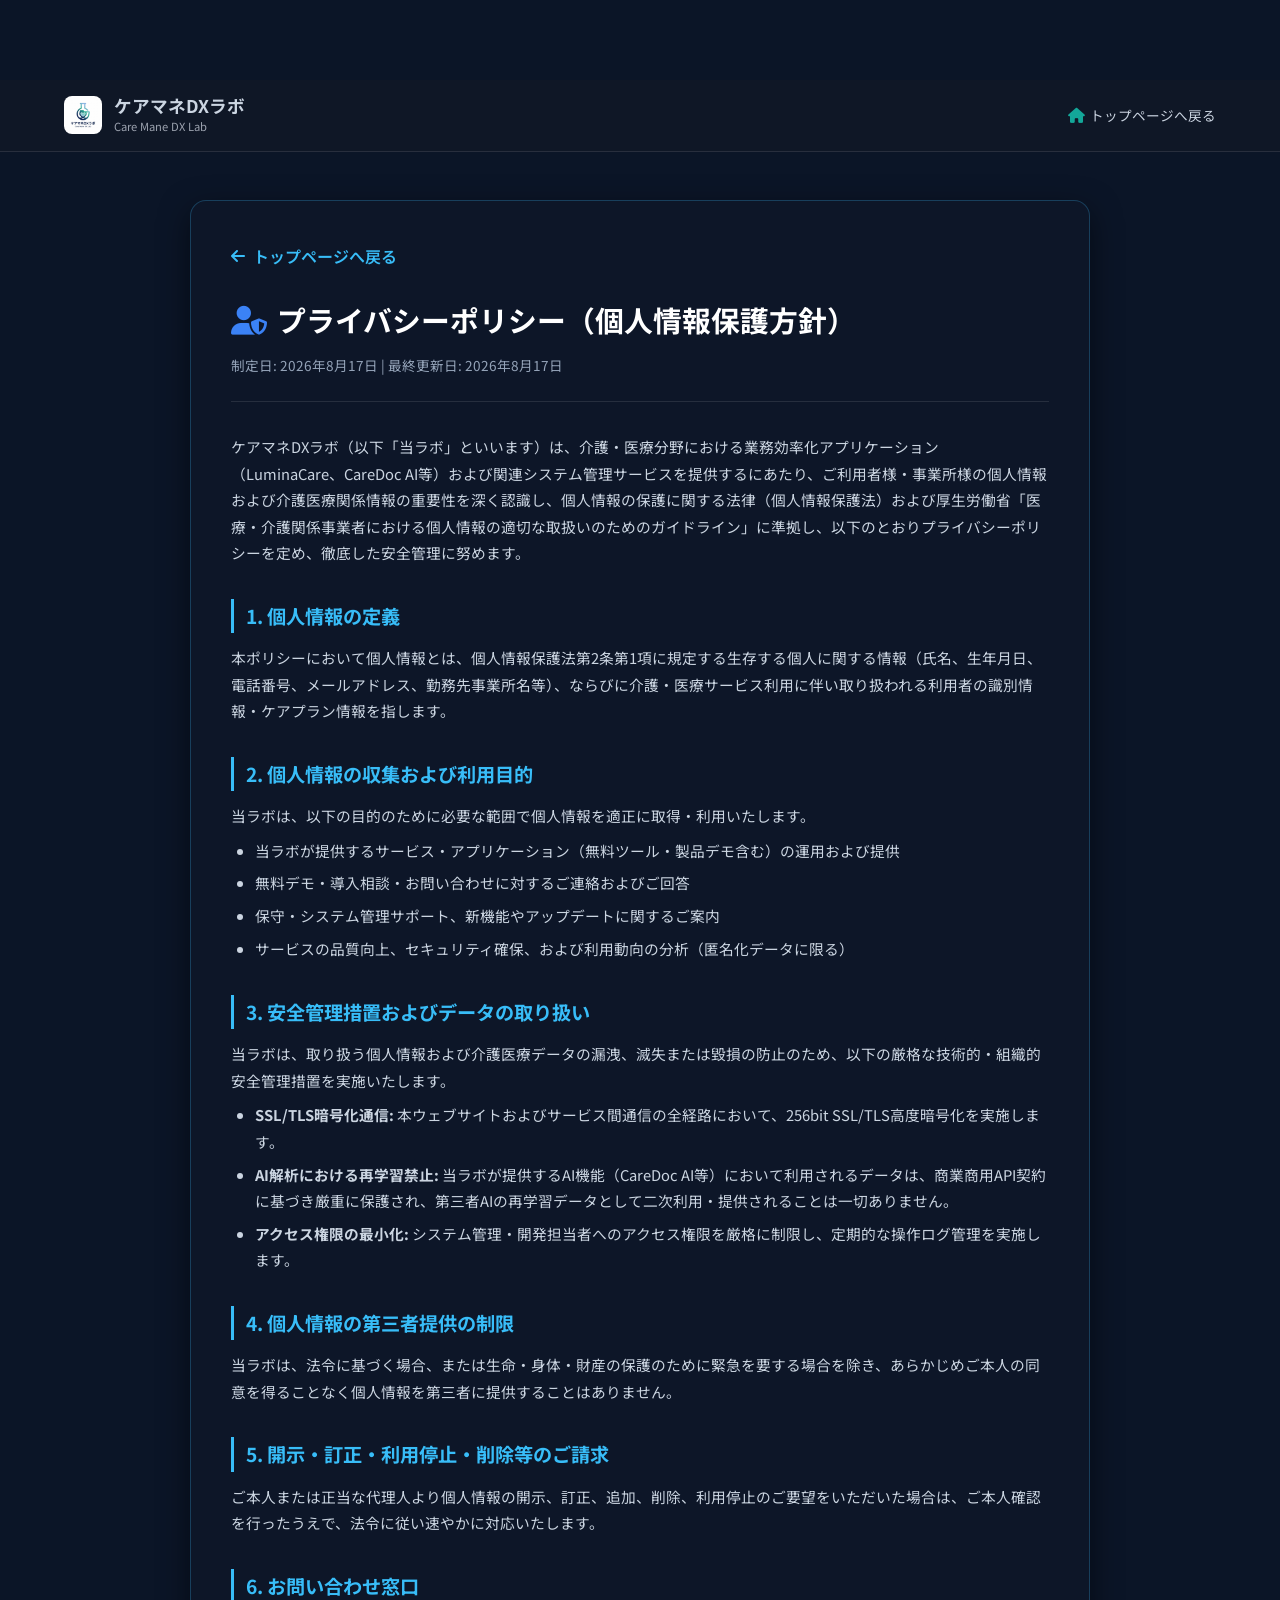
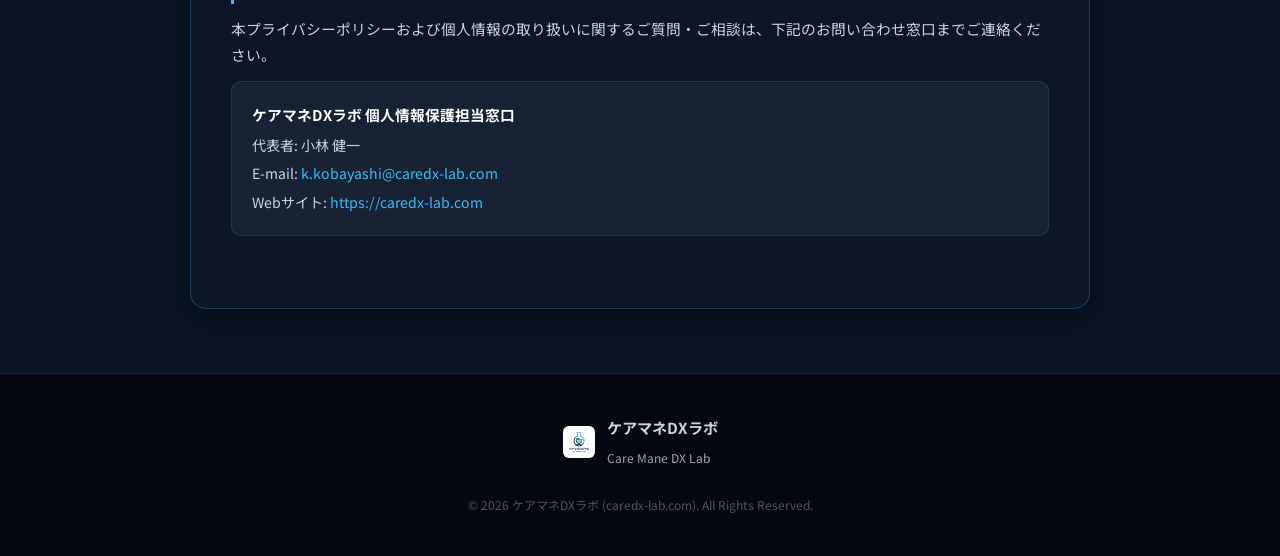
<file: privacy.html>
<!DOCTYPE html>
<html lang="ja">
<head>
  <meta charset="UTF-8">
  <meta name="viewport" content="width=device-width, initial-scale=1.0">
  <title>プライバシーポリシー（個人情報保護方針） | ケアマネDXラボ</title>
  <meta name="description" content="ケアマネDXラボのプライバシーポリシー（個人情報保護方針）ページです。医療・介護分野における個人情報の適切な取扱いと安全管理措置について定めています。">
  
  <!-- Google Fonts & Font Awesome -->
  <link rel="preconnect" href="https://fonts.googleapis.com">
  <link rel="preconnect" href="https://fonts.gstatic.com" crossorigin>
  <link href="https://fonts.googleapis.com/css2?family=Inter:wght@300;400;500;600;700;800&family=Noto+Sans+JP:wght@300;400;500;700;900&display=swap" rel="stylesheet">
  <link rel="stylesheet" href="https://cdnjs.cloudflare.com/ajax/libs/font-awesome/6.5.1/css/all.min.css">
  
  <link rel="stylesheet" href="portfolio.css">
  <link rel="stylesheet" href="lumina.css">
  <link rel="icon" type="image/jpeg" href="logo1.jpg">

  <style>
    body {
      background-color: #0b1527;
      color: #cbd5e1;
      font-family: 'Noto Sans JP', sans-serif;
      line-height: 1.8;
      padding-top: 80px;
    }
    .privacy-container {
      max-width: 900px;
      margin: 3rem auto;
      padding: 2.5rem;
      background: rgba(15, 23, 42, 0.85);
      border: 1px solid rgba(56, 189, 248, 0.25);
      border-radius: 16px;
      box-shadow: 0 10px 30px rgba(0, 0, 0, 0.5);
    }
    .privacy-header {
      border-bottom: 1px solid rgba(255, 255, 255, 0.1);
      padding-bottom: 1.5rem;
      margin-bottom: 2rem;
    }
    .privacy-header h1 {
      font-size: 1.8rem;
      color: #ffffff;
      font-weight: 700;
      display: flex;
      align-items: center;
      gap: 0.6rem;
    }
    .privacy-section {
      margin-bottom: 2rem;
    }
    .privacy-section h2 {
      font-size: 1.2rem;
      color: #38bdf8;
      font-weight: 700;
      margin-bottom: 0.75rem;
      display: flex;
      align-items: center;
      gap: 0.5rem;
      border-left: 3px solid #38bdf8;
      padding-left: 0.75rem;
    }
    .privacy-section p, .privacy-section ul {
      font-size: 0.92rem;
      color: #cbd5e1;
    }
    .privacy-section ul {
      padding-left: 1.5rem;
      margin-top: 0.5rem;
    }
    .privacy-section li {
      margin-bottom: 0.4rem;
    }
    .back-btn {
      display: inline-flex;
      align-items: center;
      gap: 0.5rem;
      color: #38bdf8;
      text-decoration: none;
      font-weight: 600;
      margin-bottom: 1.5rem;
      transition: color 0.2s;
    }
    .back-btn:hover {
      color: #7dd3fc;
    }
  </style>
</head>
<body>

  <!-- Navigation Bar -->
  <header class="navbar">
    <div class="nav-container">
      <a href="index.html" class="nav-brand">
        <img src="logo1.jpg" alt="ケアマネDXラボ ロゴ" class="nav-logo-img">
        <div class="nav-brand-text">
          <span class="brand-title">ケアマネDXラボ</span>
          <span class="brand-sub">Care Mane DX Lab</span>
        </div>
      </a>
      <nav class="nav-links">
        <a href="index.html"><i class="fa-solid fa-house"></i> トップページへ戻る</a>
      </nav>
    </div>
  </header>

  <main class="container">
    <div class="privacy-container">
      
      <a href="index.html" class="back-btn"><i class="fa-solid fa-arrow-left"></i> トップページへ戻る</a>

      <div class="privacy-header">
        <h1><i class="fa-solid fa-user-shield text-primary"></i> プライバシーポリシー（個人情報保護方針）</h1>
        <p style="font-size: 0.85rem; color: #94a3b8; margin-top: 0.4rem;">制定日: 2026年8月17日 | 最終更新日: 2026年8月17日</p>
      </div>

      <div class="privacy-section">
        <p>
          ケアマネDXラボ（以下「当ラボ」といいます）は、介護・医療分野における業務効率化アプリケーション（LuminaCare、CareDoc AI等）および関連システム管理サービスを提供するにあたり、ご利用者様・事業所様の個人情報および介護医療関係情報の重要性を深く認識し、個人情報の保護に関する法律（個人情報保護法）および厚生労働省「医療・介護関係事業者における個人情報の適切な取扱いのためのガイドライン」に準拠し、以下のとおりプライバシーポリシーを定め、徹底した安全管理に努めます。
        </p>
      </div>

      <div class="privacy-section">
        <h2>1. 個人情報の定義</h2>
        <p>
          本ポリシーにおいて個人情報とは、個人情報保護法第2条第1項に規定する生存する個人に関する情報（氏名、生年月日、電話番号、メールアドレス、勤務先事業所名等）、ならびに介護・医療サービス利用に伴い取り扱われる利用者の識別情報・ケアプラン情報を指します。
        </p>
      </div>

      <div class="privacy-section">
        <h2>2. 個人情報の収集および利用目的</h2>
        <p>当ラボは、以下の目的のために必要な範囲で個人情報を適正に取得・利用いたします。</p>
        <ul>
          <li>当ラボが提供するサービス・アプリケーション（無料ツール・製品デモ含む）の運用および提供</li>
          <li>無料デモ・導入相談・お問い合わせに対するご連絡およびご回答</li>
          <li>保守・システム管理サポート、新機能やアップデートに関するご案内</li>
          <li>サービスの品質向上、セキュリティ確保、および利用動向の分析（匿名化データに限る）</li>
        </ul>
      </div>

      <div class="privacy-section">
        <h2>3. 安全管理措置およびデータの取り扱い</h2>
        <p>当ラボは、取り扱う個人情報および介護医療データの漏洩、滅失または毀損の防止のため、以下の厳格な技術的・組織的安全管理措置を実施いたします。</p>
        <ul>
          <li><strong>SSL/TLS暗号化通信:</strong> 本ウェブサイトおよびサービス間通信の全経路において、256bit SSL/TLS高度暗号化を実施します。</li>
          <li><strong>AI解析における再学習禁止:</strong> 当ラボが提供するAI機能（CareDoc AI等）において利用されるデータは、商業商用API契約に基づき厳重に保護され、第三者AIの再学習データとして二次利用・提供されることは一切ありません。</li>
          <li><strong>アクセス権限の最小化:</strong> システム管理・開発担当者へのアクセス権限を厳格に制限し、定期的な操作ログ管理を実施します。</li>
        </ul>
      </div>

      <div class="privacy-section">
        <h2>4. 個人情報の第三者提供の制限</h2>
        <p>当ラボは、法令に基づく場合、または生命・身体・財産の保護のために緊急を要する場合を除き、あらかじめご本人の同意を得ることなく個人情報を第三者に提供することはありません。</p>
      </div>

      <div class="privacy-section">
        <h2>5. 開示・訂正・利用停止・削除等のご請求</h2>
        <p>
          ご本人または正当な代理人より個人情報の開示、訂正、追加、削除、利用停止のご要望をいただいた場合は、ご本人確認を行ったうえで、法令に従い速やかに対応いたします。
        </p>
      </div>

      <div class="privacy-section">
        <h2>6. お問い合わせ窓口</h2>
        <p>本プライバシーポリシーおよび個人情報の取り扱いに関するご質問・ご相談は、下記のお問い合わせ窓口までご連絡ください。</p>
        <div style="background: rgba(30, 41, 59, 0.7); padding: 1.25rem; border-radius: 10px; border: 1px solid rgba(255, 255, 255, 0.08); margin-top: 0.75rem;">
          <p style="margin: 0; font-weight: 700; color: #ffffff;">ケアマネDXラボ 個人情報保護担当窓口</p>
          <p style="margin: 0.3rem 0 0 0; font-size: 0.88rem;">代表者: 小林 健一</p>
          <p style="margin: 0.2rem 0 0 0; font-size: 0.88rem;">E-mail: <a href="mailto:k.kobayashi@caredx-lab.com" style="color: #38bdf8; text-decoration: none;">k.kobayashi@caredx-lab.com</a></p>
          <p style="margin: 0.2rem 0 0 0; font-size: 0.88rem;">Webサイト: <a href="https://caredx-lab.com" target="_blank" style="color: #38bdf8; text-decoration: none;">https://caredx-lab.com</a></p>
        </div>
      </div>

    </div>
  </main>

  <!-- Footer -->
  <footer class="footer" style="margin-top: 4rem;">
    <div class="container footer-container">
      <div class="footer-brand">
        <img src="logo1.jpg" alt="ケアマネDXラボ" class="footer-logo">
        <div>
          <span class="f-title">ケアマネDXラボ</span>
          <span class="f-sub">Care Mane DX Lab</span>
        </div>
      </div>
      <p class="copyright">&copy; 2026 ケアマネDXラボ (caredx-lab.com). All Rights Reserved.</p>
    </div>
  </footer>

</body>
</html>
</file>
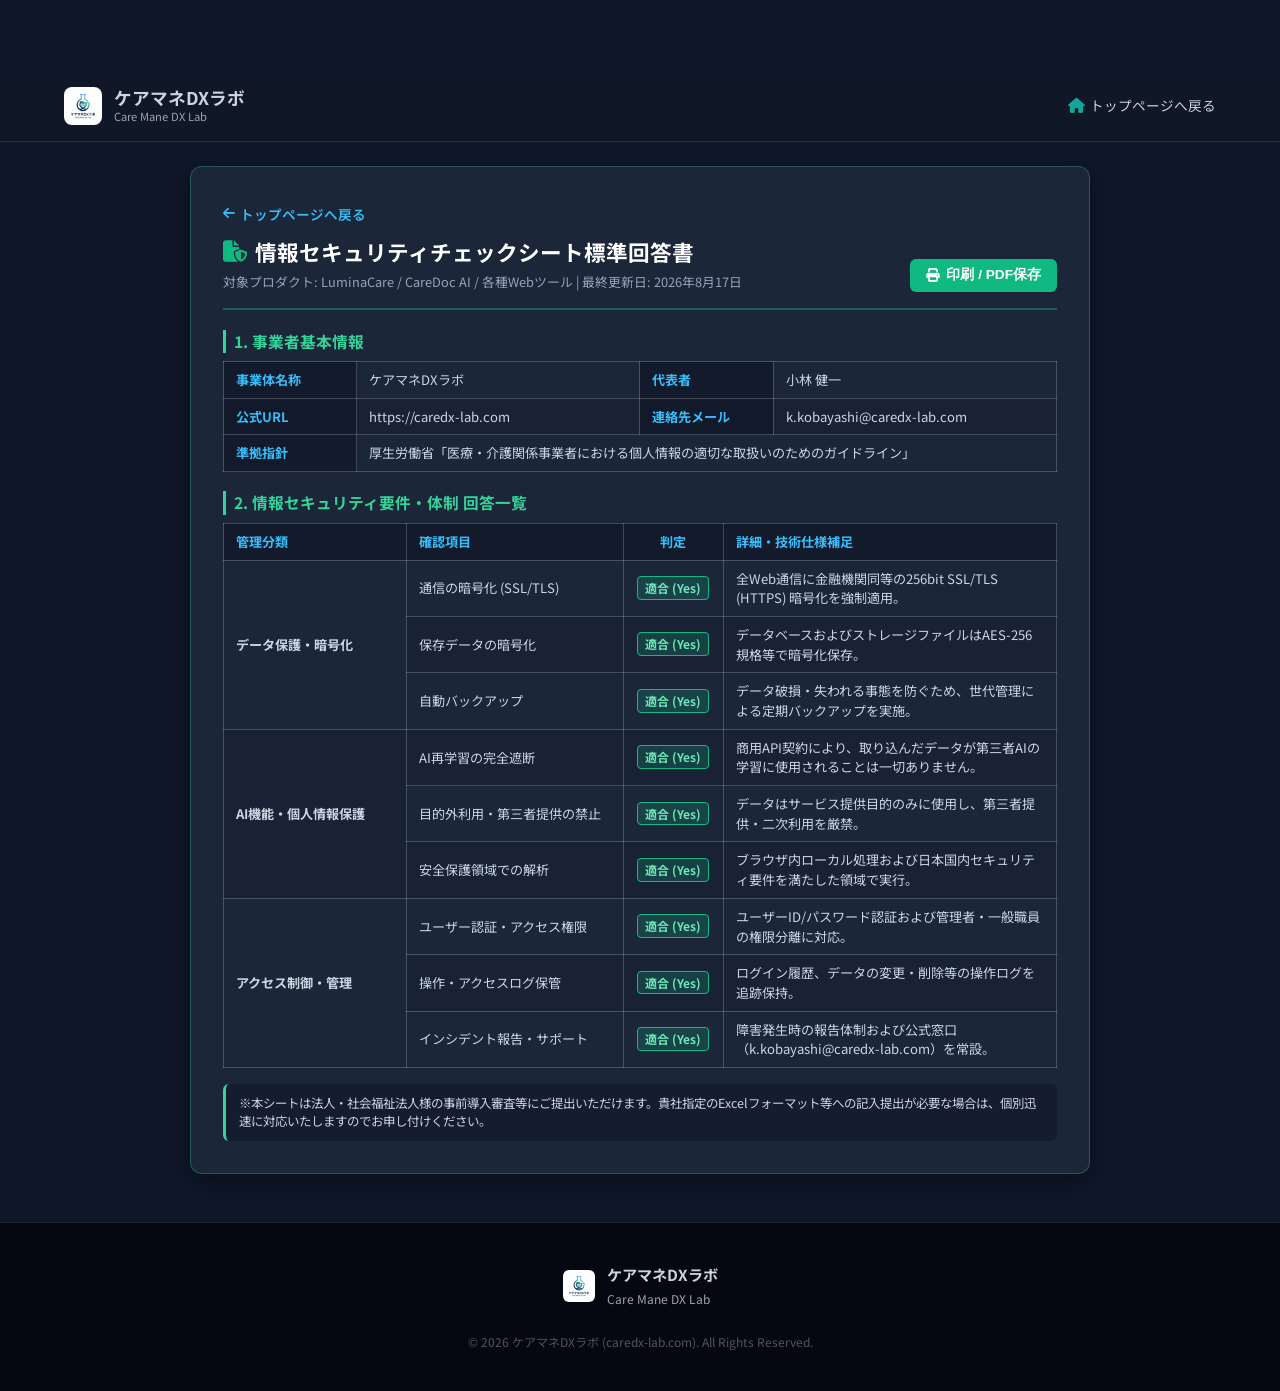
<file: security-checklist.html>
<!DOCTYPE html>
<html lang="ja">
<head>
  <meta charset="UTF-8">
  <meta name="viewport" content="width=device-width, initial-scale=1.0">
  <title>情報セキュリティチェックシート標準回答書 | ケアマネDXラボ</title>
  <meta name="description" content="ケアマネDXラボの法人・社会福祉法人審査向け情報セキュリティチェックシート標準回答書です。">
  
  <link rel="preconnect" href="https://fonts.googleapis.com">
  <link rel="preconnect" href="https://fonts.gstatic.com" crossorigin>
  <link href="https://fonts.googleapis.com/css2?family=Inter:wght@400;600;700&family=Noto+Sans+JP:wght@400;500;700&display=swap" rel="stylesheet">
  <link rel="stylesheet" href="https://cdnjs.cloudflare.com/ajax/libs/font-awesome/6.5.1/css/all.min.css">
  
  <link rel="stylesheet" href="portfolio.css">
  <link rel="stylesheet" href="lumina.css">
  <link rel="icon" type="image/jpeg" href="logo1.jpg">

  <style>
    body {
      background-color: #0f172a;
      color: #cbd5e1;
      font-family: 'Noto Sans JP', sans-serif;
      line-height: 1.5;
      padding-top: 70px;
    }
    .doc-container {
      max-width: 900px;
      margin: 1.5rem auto 3rem;
      padding: 2rem;
      background: rgba(30, 41, 59, 0.9);
      border: 1px solid rgba(52, 211, 153, 0.3);
      border-radius: 12px;
      box-shadow: 0 8px 24px rgba(0, 0, 0, 0.4);
    }
    .doc-header {
      border-bottom: 2px solid rgba(52, 211, 153, 0.3);
      padding-bottom: 1rem;
      margin-bottom: 1.25rem;
      display: flex;
      justify-content: space-between;
      align-items: flex-end;
      flex-wrap: wrap;
      gap: 0.75rem;
    }
    .doc-title h1 {
      font-size: 1.35rem;
      color: #ffffff;
      font-weight: 700;
      display: flex;
      align-items: center;
      gap: 0.5rem;
      margin: 0;
    }
    .doc-meta {
      font-size: 0.8rem;
      color: #94a3b8;
      margin-top: 0.25rem;
    }
    .print-btn {
      background: #10b981;
      color: #ffffff;
      border: none;
      padding: 0.45rem 1rem;
      border-radius: 6px;
      font-weight: 700;
      font-size: 0.85rem;
      cursor: pointer;
      display: inline-flex;
      align-items: center;
      gap: 0.4rem;
      transition: background 0.2s;
      text-decoration: none;
    }
    .print-btn:hover {
      background: #059669;
    }
    .sec-h2 {
      font-size: 0.98rem;
      color: #34d399;
      font-weight: 700;
      margin: 1.2rem 0 0.5rem 0;
      border-left: 3px solid #34d399;
      padding-left: 0.5rem;
    }
    .sec-table {
      width: 100%;
      border-collapse: collapse;
      margin-bottom: 1rem;
      font-size: 0.82rem;
      border: 1px solid rgba(255, 255, 255, 0.2);
    }
    .sec-table th, .sec-table td {
      border: 1px solid rgba(255, 255, 255, 0.2);
      padding: 0.5rem 0.75rem;
      text-align: left;
    }
    .sec-table th {
      background: rgba(15, 23, 42, 0.8);
      color: #38bdf8;
      font-weight: 700;
      white-space: nowrap;
    }
    .sec-table tr:nth-child(even) {
      background: rgba(15, 23, 42, 0.3);
    }
    .badge-yes {
      background: rgba(16, 185, 129, 0.2);
      border: 1px solid #10b981;
      color: #6ee7b7;
      padding: 0.15rem 0.45rem;
      border-radius: 4px;
      font-weight: 700;
      font-size: 0.75rem;
      white-space: nowrap;
    }
    .back-link {
      color: #38bdf8;
      text-decoration: none;
      font-weight: 600;
      font-size: 0.85rem;
      display: inline-flex;
      align-items: center;
      gap: 0.3rem;
      margin-bottom: 0.75rem;
    }

    /* --- Robust Print Styles (Guarantees Sharp Border Lines) --- */
    @media print {
      @page {
        size: A4 portrait;
        margin: 10mm 12mm 10mm 12mm;
      }
      body {
        background: #ffffff !important;
        color: #000000 !important;
        padding-top: 0 !important;
        font-size: 9.5pt !important;
        line-height: 1.35 !important;
        -webkit-print-color-adjust: exact;
        print-color-adjust: exact;
      }
      .doc-container {
        border: none !important;
        box-shadow: none !important;
        background: #ffffff !important;
        padding: 0 !important;
        margin: 0 !important;
        max-width: 100% !important;
      }
      .navbar, .footer, .print-btn, .back-link {
        display: none !important;
      }
      .doc-header {
        border-bottom: 2pt solid #000000 !important;
        padding-bottom: 4pt !important;
        margin-bottom: 8pt !important;
      }
      .doc-title h1 {
        color: #000000 !important;
        font-size: 13pt !important;
      }
      .doc-meta {
        color: #333333 !important;
        font-size: 8pt !important;
      }
      .sec-h2 {
        color: #000000 !important;
        font-size: 10pt !important;
        border-left: 3pt solid #000000 !important;
        padding-left: 4pt !important;
        margin: 8pt 0 4pt 0 !important;
      }
      
      /* 強固な印刷用テーブルスタイル（線欠け防止） */
      .sec-table {
        width: 100% !important;
        font-size: 8.5pt !important;
        margin-bottom: 8pt !important;
        border-collapse: collapse !important;
        border: 1.5pt solid #000000 !important; /* テーブル全体を確実に黒枠で囲む */
        page-break-inside: avoid;
      }
      .sec-table th, .sec-table td {
        border: 1pt solid #1e293b !important; /* 各セルの4方向枠線を明確に描画 */
        color: #000000 !important;
        padding: 4pt 6pt !important;
        background-clip: padding-box !important;
      }
      .sec-table th {
        background: #e2e8f0 !important;
        font-weight: bold !important;
        border-bottom: 1.5pt solid #000000 !important;
      }
      .badge-yes {
        background: #f1f5f9 !important;
        border: 1pt solid #000000 !important;
        color: #000000 !important;
        font-weight: bold !important;
        padding: 1pt 4pt !important;
        display: inline-block !important;
      }
      .note-box {
        background: #ffffff !important;
        border: 1pt solid #000000 !important;
        color: #000000 !important;
        padding: 5pt 7pt !important;
        font-size: 8pt !important;
        margin-top: 6pt !important;
      }
    }
  </style>
</head>
<body>

  <!-- Header -->
  <header class="navbar">
    <div class="nav-container">
      <a href="index.html" class="nav-brand">
        <img src="logo1.jpg" alt="ケアマネDXラボ ロゴ" class="nav-logo-img">
        <div class="nav-brand-text">
          <span class="brand-title">ケアマネDXラボ</span>
          <span class="brand-sub">Care Mane DX Lab</span>
        </div>
      </a>
      <nav class="nav-links">
        <a href="index.html"><i class="fa-solid fa-house"></i> トップページへ戻る</a>
      </nav>
    </div>
  </header>

  <main class="container">
    <div class="doc-container">
      
      <a href="index.html" class="back-link"><i class="fa-solid fa-arrow-left"></i> トップページへ戻る</a>

      <div class="doc-header">
        <div class="doc-title">
          <h1><i class="fa-solid fa-file-shield text-success"></i> 情報セキュリティチェックシート標準回答書</h1>
          <div class="doc-meta">
            対象プロダクト: LuminaCare / CareDoc AI / 各種Webツール | 最終更新日: 2026年8月17日
          </div>
        </div>
        <button onclick="window.print()" class="print-btn"><i class="fa-solid fa-print"></i> 印刷 / PDF保存</button>
      </div>

      <div class="sec-h2">1. 事業者基本情報</div>
      <table class="sec-table">
        <tr>
          <th style="width: 16%;">事業体名称</th>
          <td style="width: 34%;">ケアマネDXラボ</td>
          <th style="width: 16%;">代表者</th>
          <td style="width: 34%;">小林 健一</td>
        </tr>
        <tr>
          <th>公式URL</th>
          <td>https://caredx-lab.com</td>
          <th>連絡先メール</th>
          <td>k.kobayashi@caredx-lab.com</td>
        </tr>
        <tr>
          <th>準拠指針</th>
          <td colspan="3">厚生労働省「医療・介護関係事業者における個人情報の適切な取扱いのためのガイドライン」</td>
        </tr>
      </table>

      <div class="sec-h2">2. 情報セキュリティ要件・体制 回答一覧</div>
      <table class="sec-table">
        <thead>
          <tr>
            <th style="width: 22%;">管理分類</th>
            <th style="width: 26%;">確認項目</th>
            <th style="width: 12%; text-align: center;">判定</th>
            <th>詳細・技術仕様補足</th>
          </tr>
        </thead>
        <tbody>
          <tr>
            <td rowspan="3" style="font-weight: 700;">データ保護・暗号化</td>
            <td>通信の暗号化 (SSL/TLS)</td>
            <td style="text-align: center;"><span class="badge-yes">適合 (Yes)</span></td>
            <td>全Web通信に金融機関同等の256bit SSL/TLS (HTTPS) 暗号化を強制適用。</td>
          </tr>
          <tr>
            <td>保存データの暗号化</td>
            <td style="text-align: center;"><span class="badge-yes">適合 (Yes)</span></td>
            <td>データベースおよびストレージファイルはAES-256規格等で暗号化保存。</td>
          </tr>
          <tr>
            <td>自動バックアップ</td>
            <td style="text-align: center;"><span class="badge-yes">適合 (Yes)</span></td>
            <td>データ破損・失われる事態を防ぐため、世代管理による定期バックアップを実施。</td>
          </tr>
          <tr>
            <td rowspan="3" style="font-weight: 700;">AI機能・個人情報保護</td>
            <td>AI再学習の完全遮断</td>
            <td style="text-align: center;"><span class="badge-yes">適合 (Yes)</span></td>
            <td>商用API契約により、取り込んだデータが第三者AIの学習に使用されることは一切ありません。</td>
          </tr>
          <tr>
            <td>目的外利用・第三者提供の禁止</td>
            <td style="text-align: center;"><span class="badge-yes">適合 (Yes)</span></td>
            <td>データはサービス提供目的のみに使用し、第三者提供・二次利用を厳禁。</td>
          </tr>
          <tr>
            <td>安全保護領域での解析</td>
            <td style="text-align: center;"><span class="badge-yes">適合 (Yes)</span></td>
            <td>ブラウザ内ローカル処理および日本国内セキュリティ要件を満たした領域で実行。</td>
          </tr>
          <tr>
            <td rowspan="3" style="font-weight: 700;">アクセス制御・管理</td>
            <td>ユーザー認証・アクセス権限</td>
            <td style="text-align: center;"><span class="badge-yes">適合 (Yes)</span></td>
            <td>ユーザーID/パスワード認証および管理者・一般職員の権限分離に対応。</td>
          </tr>
          <tr>
            <td>操作・アクセスログ保管</td>
            <td style="text-align: center;"><span class="badge-yes">適合 (Yes)</span></td>
            <td>ログイン履歴、データの変更・削除等の操作ログを追跡保持。</td>
          </tr>
          <tr>
            <td>インシデント報告・サポート</td>
            <td style="text-align: center;"><span class="badge-yes">適合 (Yes)</span></td>
            <td>障害発生時の報告体制および公式窓口（k.kobayashi@caredx-lab.com）を常設。</td>
          </tr>
        </tbody>
      </table>

      <div class="note-box" style="background: rgba(15, 23, 42, 0.6); padding: 0.6rem 0.8rem; border-radius: 6px; border-left: 3px solid #34d399; font-size: 0.78rem; color: #cbd5e1;">
        ※本シートは法人・社会福祉法人様の事前導入審査等にご提出いただけます。貴社指定のExcelフォーマット等への記入提出が必要な場合は、個別迅速に対応いたしますのでお申し付けください。
      </div>

    </div>
  </main>

  <footer class="footer">
    <div class="container footer-container">
      <div class="footer-brand">
        <img src="logo1.jpg" alt="ケアマネDXラボ" class="footer-logo">
        <div>
          <span class="f-title">ケアマネDXラボ</span>
          <span class="f-sub">Care Mane DX Lab</span>
        </div>
      </div>
      <p class="copyright">&copy; 2026 ケアマネDXラボ (caredx-lab.com). All Rights Reserved.</p>
    </div>
  </footer>

</body>
</html>
</file>
<file: portfolio.css>
/* ==========================================================================
   Care Mane DX Lab - Portfolio & Product LP Stylesheet
   ========================================================================== */

:root {
  --color-dark: #090d16;
  --color-panel: #111827;
  --color-card: #1f2937;
  --color-light: #f9fafb;
  --color-muted: #9ca3af;
  
  --brand-primary: #2563eb;
  --brand-primary-hover: #1d4ed8;
  --brand-accent: #0d9488;
  --brand-teal: #14b8a6;

  --border-color: rgba(255, 255, 255, 0.1);
  --border-light: #e5e7eb;

  --font-main: 'Inter', 'Noto Sans JP', sans-serif;
  --font-title: 'Outfit', 'Noto Sans JP', sans-serif;
}

* {
  box-sizing: border-box;
  margin: 0;
  padding: 0;
}

body {
  font-family: var(--font-main);
  background-color: var(--color-dark);
  color: #f3f4f6;
  line-height: 1.6;
  overflow-x: hidden;
}

a {
  color: inherit;
  text-decoration: none;
}

/* Utilities */
.container {
  width: 100%;
  max-width: 1200px;
  margin: 0 auto;
  padding: 0 1.5rem;
}

.section-padding {
  padding: 5rem 0;
}

.bg-panel { background-color: var(--color-panel); }
.bg-dark { background-color: var(--color-dark); }
.text-center { text-center: center; text-align: center; }
.gradient-text {
  background: linear-gradient(135deg, #60a5fa, #2dd4bf);
  -webkit-background-clip: text;
  -webkit-text-fill-color: transparent;
}

.btn {
  display: inline-flex;
  align-items: center;
  justify-content: center;
  gap: 0.5rem;
  padding: 0.75rem 1.5rem;
  font-size: 0.925rem;
  font-weight: 600;
  border-radius: 8px;
  cursor: pointer;
  transition: all 0.25s ease;
  border: 1px solid transparent;
}

.btn-primary {
  background-color: var(--brand-primary);
  color: #ffffff;
  box-shadow: 0 4px 14px rgba(37, 99, 235, 0.4);
}

.btn-primary:hover {
  background-color: var(--brand-primary-hover);
  transform: translateY(-2px);
}

.btn-outline {
  background-color: transparent;
  border-color: var(--border-color);
  color: #f3f4f6;
}

.btn-outline:hover {
  background-color: rgba(255, 255, 255, 0.05);
  border-color: #9ca3af;
}

.btn-ghost {
  background: none;
  color: var(--color-muted);
}

.btn-ghost:hover {
  color: #fff;
}

.btn-sm { padding: 0.45rem 1rem; font-size: 0.825rem; }
.btn-lg { padding: 0.9rem 2rem; font-size: 1rem; }
.btn-block { width: 100%; }

.text-danger { color: #ef4444; }
.text-primary { color: #3b82f6; }
.text-warning { color: #f59e0b; }
.text-success { color: #10b981; }
.style-hidden { display: none !important; }

/* Navbar */
.navbar {
  height: 72px;
  background-color: rgba(17, 24, 39, 0.85);
  backdrop-filter: blur(12px);
  border-bottom: 1px solid var(--border-color);
  position: sticky;
  top: 0;
  z-index: 100;
}

.nav-container {
  display: flex;
  align-items: center;
  justify-content: space-between;
  height: 100%;
  max-width: 1200px;
  margin: 0 auto;
  padding: 0 1.5rem;
}

.nav-brand {
  display: flex;
  align-items: center;
  gap: 0.75rem;
}

.nav-logo-img {
  width: 38px; height: 38px;
  border-radius: 8px;
  object-fit: cover;
}

.nav-brand-text {
  display: flex;
  flex-direction: column;
}

.brand-title {
  font-weight: 700;
  font-size: 1.1rem;
  line-height: 1.2;
}

.brand-sub {
  font-size: 0.7rem;
  color: var(--color-muted);
}

.nav-links {
  display: flex;
  align-items: center;
  gap: 0.75rem;
  font-size: 0.85rem;
}

.nav-links a {
  color: #cbd5e1;
  text-decoration: none;
  display: inline-flex;
  align-items: center;
  gap: 0.3rem;
  white-space: nowrap;
  transition: color 0.2s ease;
}

.nav-links a i {
  font-size: 0.95rem;
  color: var(--brand-teal);
  opacity: 0.9;
}

.nav-links a:hover {
  color: #ffffff;
}

.nav-links a:hover i {
  color: #38bdf8;
  opacity: 1;
}

.mobile-menu-toggle {
  display: none;
  background: none;
  border: none;
  color: #fff;
  font-size: 1.4rem;
  cursor: pointer;
}

/* Hero Section */
.hero-section {
  position: relative;
  padding: 6rem 0 4rem 0;
  overflow: hidden;
}

.hero-bg-glow {
  position: absolute;
  top: -100px; left: 50%;
  transform: translateX(-50%);
  width: 800px; height: 400px;
  background: radial-gradient(circle, rgba(37, 99, 235, 0.25) 0%, rgba(20, 184, 166, 0.1) 50%, rgba(0,0,0,0) 80%);
  filter: blur(60px);
  pointer-events: none;
}

.hero-container {
  display: flex;
  flex-direction: column;
  align-items: center;
  text-align: center;
  max-width: 860px;
  margin: 0 auto;
}

.hero-badge {
  display: inline-flex;
  align-items: center;
  gap: 0.5rem;
  padding: 0.35rem 0.9rem;
  background-color: rgba(37, 99, 235, 0.15);
  border: 1px solid rgba(37, 99, 235, 0.3);
  border-radius: 20px;
  color: #60a5fa;
  font-size: 0.8rem;
  font-weight: 600;
  margin-bottom: 1.25rem;
}

.hero-title {
  font-size: 2.5rem;
  font-weight: 800;
  line-height: 1.25;
  margin-bottom: 1.25rem;
}

.hero-description {
  font-size: 1.05rem;
  color: var(--color-muted);
  margin-bottom: 2rem;
  line-height: 1.7;
}

.hero-actions {
  display: flex;
  justify-content: center;
  gap: 1rem;
  margin-bottom: 3rem;
}

.hero-stats {
  display: flex;
  align-items: center;
  justify-content: center;
  gap: 2rem;
  padding-top: 1.5rem;
  border-top: 1px solid var(--border-color);
  width: 100%;
}

.stat-number {
  display: block;
  font-size: 1.75rem;
  font-weight: 800;
  color: #fff;
}

.stat-number small {
  font-size: 0.9rem;
  color: var(--brand-teal);
}

.stat-label {
  font-size: 0.775rem;
  color: var(--color-muted);
}

.stat-divider {
  width: 1px;
  height: 36px;
  background-color: var(--border-color);
}

/* Hero Visual Deck */
.visual-card-stack {
  position: relative;
}

.vcard {
  background-color: var(--color-card);
  border: 1px solid var(--border-color);
  border-radius: 12px;
  box-shadow: 0 20px 40px rgba(0,0,0,0.5);
  overflow: hidden;
}

.vcard-header {
  background-color: #111827;
  padding: 0.75rem 1rem;
  display: flex;
  align-items: center;
  gap: 0.75rem;
  border-bottom: 1px solid var(--border-color);
}

.vcard-dots {
  display: flex;
  gap: 6px;
}

.vcard-dots span {
  width: 10px; height: 10px;
  border-radius: 50%;
  background-color: #374151;
}

.vcard-title {
  font-size: 0.75rem;
  color: var(--color-muted);
}

.vcard-body {
  padding: 1.5rem;
}

.vcard-user-strip {
  display: flex;
  align-items: center;
  gap: 1rem;
  background-color: rgba(255,255,255,0.03);
  padding: 0.85rem;
  border-radius: 8px;
  margin-bottom: 1rem;
}

.vcard-avatar {
  width: 42px; height: 42px;
  border-radius: 50%;
  background-color: rgba(37, 99, 235, 0.2);
  color: #60a5fa;
  display: flex;
  align-items: center;
  justify-content: center;
  font-size: 1.1rem;
}

.vcard-name {
  font-weight: 600;
  font-size: 0.9rem;
}

.vcard-meta {
  font-size: 0.75rem;
  color: var(--color-muted);
}

.status-chip {
  margin-left: auto;
  font-size: 0.725rem;
  padding: 0.25rem 0.6rem;
  border-radius: 12px;
  background-color: rgba(16, 185, 129, 0.15);
  color: #34d399;
}

.vcard-metrics-grid {
  display: grid;
  grid-template-columns: repeat(2, 1fr);
  gap: 1rem;
}

.metric-box {
  background-color: #111827;
  padding: 0.85rem;
  border-radius: 8px;
  display: flex;
  flex-direction: column;
}

.m-title {
  font-size: 0.725rem;
  color: var(--color-muted);
}

.m-val {
  font-size: 1rem;
  font-weight: 700;
  margin-top: 0.2rem;
}

/* Section Header */
.section-header {
  margin-bottom: 3.5rem;
}

.section-subtitle {
  font-size: 0.8rem;
  font-weight: 700;
  color: var(--brand-teal);
  letter-spacing: 0.1em;
  display: block;
  margin-bottom: 0.5rem;
}

.section-header h2 {
  font-size: 2rem;
  font-weight: 800;
  margin-bottom: 0.75rem;
}

.section-header p {
  color: var(--color-muted);
  font-size: 1rem;
  max-width: 680px;
  margin: 0 auto;
}

/* Live Developed Apps Showcase Grid */
.border-bottom-panel {
  border-bottom: 1px solid var(--border-color);
}

.apps-showcase-grid {
  display: grid;
  grid-template-columns: repeat(2, 1fr);
  gap: 2rem;
}

.app-card {
  background-color: var(--color-panel);
  border: 1px solid var(--border-color);
  border-radius: 16px;
  padding: 2rem;
  display: flex;
  flex-direction: column;
  justify-content: space-between;
  position: relative;
  transition: all 0.3s cubic-bezier(0.4, 0, 0.2, 1);
}

.app-card:hover {
  transform: translateY(-5px);
  box-shadow: 0 20px 40px rgba(0, 0, 0, 0.4);
  border-color: rgba(37, 99, 235, 0.6);
}

.app-card.highlight-card {
  border-color: rgba(20, 184, 166, 0.4);
  background: linear-gradient(145deg, #111827 0%, #0f172a 100%);
}

.app-card.highlight-card:hover {
  border-color: rgba(20, 184, 166, 0.8);
}

.app-card-header {
  display: flex;
  align-items: center;
  justify-content: space-between;
  margin-bottom: 1.25rem;
}

.app-badge {
  font-size: 0.75rem;
  font-weight: 700;
  padding: 0.3rem 0.75rem;
  background-color: rgba(255, 255, 255, 0.05);
  border: 1px solid var(--border-color);
  border-radius: 20px;
}

.badge-teal {
  background-color: rgba(20, 184, 166, 0.15);
  border-color: rgba(20, 184, 166, 0.3);
  color: #2dd4bf;
}

.app-tag {
  font-size: 0.75rem;
  color: var(--color-muted);
}

.app-card-body h3 {
  font-size: 1.4rem;
  margin-bottom: 0.75rem;
  font-weight: 700;
}

.app-card-body h3 small {
  font-size: 0.85rem;
  font-weight: 400;
  color: var(--color-muted);
}

.app-desc {
  font-size: 0.925rem;
  color: var(--color-muted);
  margin-bottom: 1.25rem;
  line-height: 1.6;
}

.app-features-list {
  list-style: none;
  display: flex;
  flex-direction: column;
  gap: 0.5rem;
  margin-bottom: 2rem;
  font-size: 0.85rem;
}

.app-card-footer {
  margin-top: auto;
}

.btn-teal {
  background-color: #0d9488;
  color: #fff;
  box-shadow: 0 4px 14px rgba(13, 148, 136, 0.4);
}

.btn-teal:hover {
  background-color: #0f766e;
}

/* Features Grid */
.features-grid {
  display: grid;
  grid-template-columns: repeat(2, 1fr);
  gap: 1.75rem;
}

.feature-card {
  background-color: var(--color-card);
  border: 1px solid var(--border-color);
  border-radius: 12px;
  padding: 2rem;
  transition: transform 0.25s, border-color 0.25s;
}

.feature-card:hover {
  transform: translateY(-4px);
  border-color: rgba(37, 99, 235, 0.5);
}

.feature-icon-wrapper {
  width: 50px; height: 50px;
  border-radius: 12px;
  display: flex;
  align-items: center;
  justify-content: center;
  font-size: 1.35rem;
  margin-bottom: 1.25rem;
}

.icon-teal { background-color: rgba(20, 184, 166, 0.15); color: #2dd4bf; }
.icon-blue { background-color: rgba(37, 99, 235, 0.15); color: #60a5fa; }
.icon-indigo { background-color: rgba(99, 102, 241, 0.15); color: #818cf8; }
.icon-amber { background-color: rgba(245, 158, 11, 0.15); color: #fbbf24; }

.feature-card h3 {
  font-size: 1.2rem;
  margin-bottom: 0.75rem;
}

.feature-card p {
  font-size: 0.9rem;
  color: var(--color-muted);
  margin-bottom: 1.25rem;
  line-height: 1.6;
}

.feature-checklist {
  list-style: none;
  display: flex;
  flex-direction: column;
  gap: 0.4rem;
  font-size: 0.825rem;
}

.feature-checklist i {
  color: var(--brand-teal);
  margin-right: 0.35rem;
}

/* Interactive Demo Simulator */
.demo-simulator-card {
  background-color: var(--color-panel);
  border: 1px solid var(--border-color);
  border-radius: 16px;
  padding: 2rem;
}

.sim-controls {
  display: flex;
  align-items: center;
  justify-content: space-between;
  margin-bottom: 2rem;

}

.sim-stage {
  display: flex;
  gap: 1.5rem;
  align-items: center;
}

.sim-box {
  flex: 1;
  background-color: var(--color-card);
  border: 1px solid var(--border-color);
  border-radius: 10px;
  padding: 1.25rem;
  min-height: 220px;
}

.sim-box h4 {
  font-size: 0.9rem;
  margin-bottom: 1rem;
  display: flex;
  align-items: center;
  gap: 0.5rem;
}

.file-list {
  display: flex;
  flex-direction: column;
  gap: 0.6rem;
}

.file-item {
  background-color: #111827;
  border: 1px solid var(--border-color);
  padding: 0.65rem 0.85rem;
  border-radius: 6px;
  font-size: 0.8rem;
  display: flex;
  align-items: center;
  gap: 0.5rem;
  transition: all 0.5s cubic-bezier(0.4, 0, 0.2, 1);
}

.sim-arrow {
  display: flex;
  flex-direction: column;
  align-items: center;
  gap: 0.5rem;
  color: var(--brand-teal);
  font-size: 1.5rem;
}

.sim-label {
  font-size: 0.7rem;
  color: var(--color-muted);
  text-align: center;
}

.folder-grid {
  display: flex;
  flex-direction: column;
  gap: 0.75rem;
}

.folder-card {
  background-color: #111827;
  border: 1px solid var(--border-color);
  border-radius: 6px;
  padding: 0.6rem 0.85rem;
}

.folder-head {
  font-size: 0.8rem;
  font-weight: 600;
  margin-bottom: 0.3rem;
  display: flex;
  align-items: center;
  gap: 0.4rem;
}

.folder-contents {
  font-size: 0.75rem;
  color: var(--color-muted);
  padding-left: 1.2rem;
}

.empty-text { font-style: italic; color: #4b5563; }

.sim-success-banner {
  margin-top: 1.5rem;
  padding: 1rem;
  background-color: rgba(16, 185, 129, 0.15);
  border: 1px solid rgba(16, 185, 129, 0.3);
  border-radius: 8px;
  color: #34d399;
  font-size: 0.875rem;
  display: flex;
  align-items: center;
  gap: 0.5rem;
}

/* Comparison Section */
.comparison-grid {
  display: grid;
  grid-template-columns: repeat(2, 1fr);
  gap: 2rem;
}

.comp-card {
  background-color: var(--color-card);
  border: 1px solid var(--border-color);
  border-radius: 12px;
  padding: 2rem;
  position: relative;
}

.comp-badge {
  display: inline-block;
  font-size: 0.8rem;
  font-weight: 700;
  padding: 0.3rem 0.75rem;
  border-radius: 6px;
  margin-bottom: 1.5rem;
}

.badge-red { background-color: rgba(239, 68, 68, 0.15); color: #f87171; }
.badge-green { background-color: rgba(16, 185, 129, 0.15); color: #34d399; }

.comp-list {
  list-style: none;
  display: flex;
  flex-direction: column;
  gap: 1rem;
  font-size: 0.925rem;
}

.comp-list li {
  display: flex;
  align-items: flex-start;
  gap: 0.6rem;
  line-height: 1.6;
}

/* Representative Profile Section */
.profile-card-wrapper {
  background-color: var(--color-panel);
  border: 1px solid var(--border-color);
  border-radius: 16px;
  padding: 3.5rem;
  display: grid;
  grid-template-columns: 300px 1fr;
  gap: 3.5rem;
  align-items: center;
}

.profile-avatar-column {
  display: flex;
  flex-direction: column;
  align-items: center;
  text-align: center;
}

.profile-logo-frame {
  width: 140px; height: 140px;
  border-radius: 20px;
  overflow: hidden;
  box-shadow: 0 10px 25px rgba(0,0,0,0.5);
  margin-bottom: 1.25rem;
  border: 2px solid var(--brand-teal);
}

.profile-logo-frame img {
  width: 100%; height: 100%;
  object-fit: cover;
}

.profile-name-tag h3 {
  font-size: 1.35rem;
  margin-bottom: 0.2rem;
}

.p-title {
  display: block;
  font-size: 0.775rem;
  color: var(--color-muted);
  margin-bottom: 0.35rem;
}

.p-domain {
  font-size: 0.75rem;
  font-family: monospace;
  color: var(--brand-teal);
}

.profile-text-column h2 {
  font-size: 1.8rem;
  margin-bottom: 1.25rem;
  line-height: 1.35;
}

.profile-bio {
  color: var(--color-muted);
  font-size: 0.95rem;
  margin-bottom: 1rem;
  line-height: 1.7;
}

.profile-highlights {
  display: flex;
  gap: 1rem;
  margin-top: 1.5rem;
}

.ph-item {
  font-size: 0.8rem;
  padding: 0.4rem 0.85rem;
  background-color: #111827;
  border: 1px solid var(--border-color);
  border-radius: 20px;
  color: #e5e7eb;
}

.ph-item i { color: var(--brand-teal); margin-right: 0.3rem; }

/* Contact Section */
.contact-box-wrapper {
  display: grid;
  grid-template-columns: 0.9fr 1.1fr;
  gap: 3rem;
  background-color: var(--color-card);
  border: 1px solid var(--border-color);
  border-radius: 16px;
  padding: 3rem;
}

.contact-info-col h2 {
  font-size: 1.8rem;
  margin-bottom: 0.75rem;
}

.contact-info-col p {
  color: var(--color-muted);
  font-size: 0.925rem;
  margin-bottom: 2rem;
}

.contact-info-list {
  display: flex;
  flex-direction: column;
  gap: 1.25rem;
}

.ci-item {
  display: flex;
  align-items: center;
  gap: 1rem;
}

.ci-item i {
  width: 42px; height: 42px;
  border-radius: 10px;
  background-color: rgba(37, 99, 235, 0.15);
  color: #60a5fa;
  display: flex;
  align-items: center;
  justify-content: center;
  font-size: 1.1rem;
}

.ci-label {
  display: block;
  font-size: 0.725rem;
  color: var(--color-muted);
}

.ci-val {
  font-size: 0.9rem;
  font-weight: 600;
}

.contact-form h3 {
  font-size: 1.2rem;
  margin-bottom: 1.25rem;
}

.form-group {
  margin-bottom: 1rem;
  display: flex;
  flex-direction: column;
  gap: 0.35rem;
}

.form-group label {
  font-size: 0.8rem;
  color: var(--color-muted);
}

.req { color: #ef4444; }

.form-group input,
.form-group select,
.form-group textarea {
  width: 100%;
  padding: 0.7rem 0.85rem;
  background-color: #111827;
  border: 1px solid var(--border-color);
  border-radius: 6px;
  color: #fff;
  font-size: 0.875rem;
  font-family: inherit;
}

.form-group input:focus,
.form-group select:focus,
.form-group textarea:focus {
  outline: none;
  border-color: var(--brand-primary);
}

.success-banner {
  margin-top: 1rem;
  padding: 1rem;
  background-color: rgba(16, 185, 129, 0.15);
  border: 1px solid rgba(16, 185, 129, 0.3);
  border-radius: 8px;
  color: #34d399;
  font-size: 0.875rem;
}

/* Footer */
.footer {
  background-color: #050811;
  border-top: 1px solid var(--border-color);
  padding: 2.5rem 0;
}

.footer-container {
  display: flex;
  flex-direction: column;
  align-items: center;
  gap: 1.5rem;
}

.footer-brand {
  display: flex;
  align-items: center;
  gap: 0.75rem;
}

.footer-logo {
  width: 32px; height: 32px;
  border-radius: 6px;
}

.f-title { font-weight: 700; display: block; font-size: 0.95rem; }
.f-sub { font-size: 0.75rem; color: var(--color-muted); }

.footer-links {
  display: flex;
  gap: 1.5rem;
  font-size: 0.85rem;
  color: var(--color-muted);
}

.footer-links a:hover { color: #fff; }

.copyright {
  font-size: 0.75rem;
  color: #4b5563;
}

.desktop-only { display: block; }
.mobile-only { display: none; }

/* Responsive Adjustments */
@media (max-width: 900px) {
  .hero-container {
    grid-template-columns: 1fr;
    text-align: center;
  }

  .hero-actions { justify-content: center; }
  .hero-stats { justify-content: center; }

  .features-grid,
  .comparison-grid,
  .contact-box-wrapper,
  .profile-card-wrapper {
    grid-template-columns: 1fr;
  }

  .sim-stage {
    flex-direction: column;
  }

  .desktop-only { display: none; }
  .mobile-only { display: block; }

  .nav-links {
    display: none;
  }

  .mobile-menu-toggle {
    display: block;
  }
}
</file>
<file: lumina.css>
/* ==========================================================================
   LuminaCare - 7 Key Features & Interactive App Simulator Styles
   ========================================================================== */

/* Accent Colors for LuminaCare */
:root {
  --lumina-primary: #0284c7;
  --lumina-primary-hover: #0369a1;
  --lumina-accent: #10b981;
  --lumina-warning: #f59e0b;
  --lumina-danger: #ef4444;
  --lumina-purple: #8b5cf6;
  --lumina-bg-card: #1e293b;
  --lumina-bg-dark: #0f172a;
  --lumina-border: rgba(255, 255, 255, 0.12);
}

/* Badge Styles */
.badge-lumina {
  background: linear-gradient(135deg, rgba(2, 132, 199, 0.2), rgba(16, 185, 129, 0.2));
  border: 1px solid rgba(56, 189, 248, 0.4);
  color: #38bdf8;
  padding: 0.25rem 0.75rem;
  border-radius: 9999px;
  font-size: 0.8rem;
  font-weight: 600;
  display: inline-flex;
  align-items: center;
  gap: 0.4rem;
}

/* Feature Cards Grid (7 Features) */
.lumina-features-grid {
  display: grid;
  grid-template-columns: repeat(auto-fit, minmax(320px, 1fr));
  gap: 1.5rem;
  margin-top: 2.5rem;
}

.lumina-feature-card {
  background: var(--lumina-bg-card);
  border: 1px solid var(--lumina-border);
  border-radius: 12px;
  padding: 1.75rem;
  transition: all 0.3s cubic-bezier(0.4, 0, 0.2, 1);
  position: relative;
  overflow: hidden;
  display: flex;
  flex-direction: column;
}

.lumina-feature-card:hover {
  transform: translateY(-4px);
  border-color: rgba(56, 189, 248, 0.5);
  box-shadow: 0 12px 24px -10px rgba(2, 132, 199, 0.3);
}

.lumina-feature-card::before {
  content: '';
  position: absolute;
  top: 0;
  left: 0;
  width: 100%;
  height: 3px;
  background: linear-gradient(90deg, var(--lumina-primary), var(--lumina-accent));
  opacity: 0;
  transition: opacity 0.3s ease;
}

.lumina-feature-card:hover::before {
  opacity: 1;
}

.lumina-card-num {
  font-size: 0.8rem;
  font-weight: 700;
  color: var(--lumina-primary);
  text-transform: uppercase;
  letter-spacing: 0.05em;
  margin-bottom: 0.5rem;
}

.lumina-card-header {
  display: flex;
  align-items: center;
  gap: 1rem;
  margin-bottom: 1rem;
}

.lumina-icon-box {
  width: 48px;
  height: 48px;
  border-radius: 10px;
  display: flex;
  align-items: center;
  justify-content: center;
  font-size: 1.35rem;
  flex-shrink: 0;
}

.icon-ocr { background: rgba(139, 92, 246, 0.2); color: #a78bfa; }
.icon-alert { background: rgba(245, 158, 11, 0.2); color: #fbbf24; }
.icon-kasan { background: rgba(16, 185, 129, 0.2); color: #34d399; }
.icon-csv { background: rgba(2, 132, 199, 0.2); color: #38bdf8; }
.icon-stats { background: rgba(236, 72, 153, 0.2); color: #f472b6; }
.icon-mobile { background: rgba(14, 165, 233, 0.2); color: #38bdf8; }
.icon-security { background: rgba(244, 63, 94, 0.2); color: #fb7185; }

.lumina-card-title {
  font-size: 1.15rem;
  font-weight: 700;
  color: #ffffff;
  line-height: 1.3;
}

.lumina-card-desc {
  font-size: 0.9rem;
  color: #94a3b8;
  margin-bottom: 1.25rem;
  flex-grow: 1;
}

.lumina-card-bullets {
  list-style: none;
  padding: 0;
  margin-bottom: 1.25rem;
}

.lumina-card-bullets li {
  font-size: 0.85rem;
  color: #cbd5e1;
  display: flex;
  align-items: flex-start;
  gap: 0.5rem;
  margin-bottom: 0.4rem;
}

.lumina-card-bullets li i {
  color: var(--lumina-accent);
  margin-top: 0.2rem;
}

.lumina-btn-demo-trigger {
  width: 100%;
  padding: 0.6rem 1rem;
  font-size: 0.85rem;
  border-radius: 6px;
  background: rgba(255, 255, 255, 0.05);
  border: 1px solid var(--lumina-border);
  color: #e2e8f0;
  cursor: pointer;
  display: flex;
  align-items: center;
  justify-content: center;
  gap: 0.5rem;
  transition: all 0.2s ease;
}

.lumina-btn-demo-trigger:hover {
  background: var(--lumina-primary);
  color: #ffffff;
  border-color: var(--lumina-primary);
}

/* Interactive Dashboard Container */
.lumina-app-simulator {
  background: var(--lumina-bg-card);
  border: 1px solid var(--lumina-border);
  border-radius: 16px;
  overflow: hidden;
  box-shadow: 0 20px 40px -15px rgba(0, 0, 0, 0.5);
  margin-top: 2.5rem;
}

/* App Simulator Header Navigation Bar */
.lumina-sim-header {
  background: #0f172a;
  padding: 0.75rem 1.25rem;
  border-bottom: 1px solid var(--lumina-border);
  display: flex;
  align-items: center;
  justify-content: space-between;
  flex-wrap: wrap;
  gap: 1rem;
}

.lumina-sim-brand {
  display: flex;
  align-items: center;
  gap: 0.75rem;
}

.lumina-sim-logo {
  width: 32px;
  height: 32px;
  background: linear-gradient(135deg, #0284c7, #10b981);
  border-radius: 8px;
  display: flex;
  align-items: center;
  justify-content: center;
  color: #fff;
  font-weight: 800;
  font-size: 1.1rem;
}

.lumina-sim-title {
  font-size: 1rem;
  font-weight: 700;
  color: #f8fafc;
}

.tenant-selector-box {
  display: flex;
  align-items: center;
  gap: 0.5rem;
  background: rgba(255, 255, 255, 0.05);
  padding: 0.35rem 0.75rem;
  border-radius: 8px;
  border: 1px solid rgba(255, 255, 255, 0.1);
  font-size: 0.85rem;
}

.tenant-select {
  background: transparent;
  border: none;
  color: #38bdf8;
  font-weight: 600;
  font-size: 0.85rem;
  outline: none;
  cursor: pointer;
}

.tenant-select option {
  background: #0f172a;
  color: #fff;
}

/* System Tabs Navigation */
.lumina-sim-tabs {
  display: flex;
  background: #1e293b;
  border-bottom: 1px solid var(--lumina-border);
  overflow-x: auto;
  scrollbar-width: thin;
}

.lumina-sim-tabs::-webkit-scrollbar {
  height: 4px;
}

.lumina-sim-tabs::-webkit-scrollbar-thumb {
  background: rgba(255, 255, 255, 0.2);
}

.lumina-tab-btn {
  padding: 0.9rem 1.25rem;
  background: transparent;
  border: none;
  color: #94a3b8;
  font-size: 0.875rem;
  font-weight: 600;
  cursor: pointer;
  display: flex;
  align-items: center;
  gap: 0.6rem;
  white-space: nowrap;
  border-bottom: 3px solid transparent;
  transition: all 0.2s ease;
}

.lumina-tab-btn:hover {
  color: #f1f5f9;
  background: rgba(255, 255, 255, 0.03);
}

.lumina-tab-btn.active {
  color: #38bdf8;
  border-bottom-color: #0284c7;
  background: rgba(2, 132, 199, 0.1);
}

.caredoc-tab-btn {
  padding: 0.9rem 1.25rem;
  background: transparent;
  border: none;
  color: #94a3b8;
  font-size: 0.875rem;
  font-weight: 600;
  cursor: pointer;
  display: flex;
  align-items: center;
  gap: 0.6rem;
  white-space: nowrap;
  border-bottom: 3px solid transparent;
  transition: all 0.2s ease;
}

.caredoc-tab-btn:hover {
  color: #f1f5f9;
  background: rgba(255, 255, 255, 0.03);
}

.caredoc-tab-btn.active {
  color: #34d399;
  border-bottom-color: #10b981;
  background: rgba(16, 185, 129, 0.12);
}

/* Tab Panels Content */
.lumina-sim-content {
  padding: 1.75rem;
  min-height: 520px;
}

.lumina-panel {
  display: none;
}

.lumina-panel.active {
  display: block;
  animation: fadeIn 0.3s ease;
}

@keyframes fadeIn {
  from { opacity: 0; transform: translateY(6px); }
  to { opacity: 1; transform: translateY(0); }
}

/* ==========================================================================
   Tab 1: AI OCR Simulator Styles
   ========================================================================== */
.ocr-layout-grid {
  display: grid;
  grid-template-columns: 1fr 1fr;
  gap: 1.5rem;
}

@media (max-width: 768px) {
  .ocr-layout-grid { grid-template-columns: 1fr; }
}

.ocr-upload-card {
  background: rgba(15, 23, 42, 0.6);
  border: 2px dashed rgba(56, 189, 248, 0.3);
  border-radius: 12px;
  padding: 1.5rem;
  text-align: center;
  position: relative;
}

.ocr-sample-btns {
  display: flex;
  gap: 0.5rem;
  justify-content: center;
  margin-top: 1rem;
  flex-wrap: wrap;
}

.btn-sample {
  padding: 0.4rem 0.8rem;
  font-size: 0.8rem;
  background: rgba(56, 189, 248, 0.15);
  border: 1px solid rgba(56, 189, 248, 0.3);
  color: #38bdf8;
  border-radius: 6px;
  cursor: pointer;
  transition: all 0.2s;
}

.btn-sample:hover {
  background: #0284c7;
  color: #fff;
}

.ocr-preview-box {
  margin-top: 1.25rem;
  height: 220px;
  background: #090d16;
  border-radius: 8px;
  display: flex;
  flex-direction: column;
  align-items: center;
  justify-content: center;
  position: relative;
  overflow: hidden;
  border: 1px solid rgba(255, 255, 255, 0.1);
}

.scan-beam {
  position: absolute;
  top: 0;
  left: 0;
  width: 100%;
  height: 4px;
  background: linear-gradient(90deg, transparent, #38bdf8, transparent);
  box-shadow: 0 0 15px #38bdf8;
  display: none;
}

.scan-beam.scanning {
  display: block;
  animation: scanMove 2s infinite ease-in-out;
}

@keyframes scanMove {
  0% { top: 0; }
  50% { top: 95%; }
  100% { top: 0; }
}

.ocr-form-card {
  background: rgba(15, 23, 42, 0.6);
  border: 1px solid var(--lumina-border);
  border-radius: 12px;
  padding: 1.5rem;
}

.ocr-field-group {
  display: grid;
  grid-template-columns: 1fr 1fr;
  gap: 1rem;
  margin-top: 1rem;
}

.ocr-field {
  display: flex;
  flex-direction: column;
  gap: 0.35rem;
}

.ocr-field label {
  font-size: 0.8rem;
  color: #94a3b8;
  font-weight: 600;
}

.ocr-field input {
  background: #090d16;
  border: 1px solid rgba(255, 255, 255, 0.15);
  color: #38bdf8;
  font-weight: 600;
  padding: 0.55rem 0.75rem;
  border-radius: 6px;
  font-size: 0.9rem;
  transition: all 0.3s ease;
}

.ocr-field input.highlighted {
  border-color: #10b981;
  box-shadow: 0 0 10px rgba(16, 185, 129, 0.4);
  background: rgba(16, 185, 129, 0.1);
}

/* ==========================================================================
   Tab 2: Certificate Alert Board Styles
   ========================================================================== */
.alert-filter-bar {
  display: flex;
  justify-content: space-between;
  align-items: center;
  margin-bottom: 1.25rem;
  flex-wrap: wrap;
  gap: 0.75rem;
}

.filter-btn-group {
  display: flex;
  gap: 0.4rem;
  flex-wrap: wrap;
}

.btn-filter {
  padding: 0.4rem 0.85rem;
  font-size: 0.8rem;
  border-radius: 6px;
  border: 1px solid rgba(255, 255, 255, 0.1);
  background: rgba(255, 255, 255, 0.05);
  color: #94a3b8;
  cursor: pointer;
  transition: all 0.2s;
}

.btn-filter.active, .btn-filter:hover {
  background: #0284c7;
  color: #ffffff;
  border-color: #0284c7;
}

.user-table-wrapper {
  overflow-x: auto;
  border-radius: 8px;
  border: 1px solid var(--lumina-border);
}

.lumina-table {
  width: 100%;
  border-collapse: collapse;
  text-align: left;
  font-size: 0.875rem;
}

.lumina-table th {
  background: #0f172a;
  color: #94a3b8;
  padding: 0.85rem 1rem;
  font-weight: 600;
  border-bottom: 1px solid var(--lumina-border);
}

.lumina-table td {
  padding: 0.9rem 1rem;
  border-bottom: 1px solid rgba(255, 255, 255, 0.06);
  color: #e2e8f0;
}

.lumina-table tr.bg-row-danger {
  background: rgba(239, 68, 68, 0.12);
}

.lumina-table tr.bg-row-warning {
  background: rgba(245, 158, 11, 0.1);
}

.status-badge {
  padding: 0.25rem 0.6rem;
  border-radius: 9999px;
  font-size: 0.75rem;
  font-weight: 700;
  display: inline-flex;
  align-items: center;
  gap: 0.3rem;
}

.badge-expired { background: rgba(239, 68, 68, 0.2); color: #f87171; border: 1px solid rgba(239, 68, 68, 0.4); }
.badge-warning { background: rgba(245, 158, 11, 0.2); color: #fbbf24; border: 1px solid rgba(245, 158, 11, 0.4); }
.badge-success { background: rgba(16, 185, 129, 0.2); color: #34d399; border: 1px solid rgba(16, 185, 129, 0.4); }

.days-bar {
  width: 100px;
  height: 6px;
  background: rgba(255, 255, 255, 0.1);
  border-radius: 3px;
  overflow: hidden;
  margin-top: 0.25rem;
}

.days-fill {
  height: 100%;
  border-radius: 3px;
}

/* ==========================================================================
   Tab 3: Additions & Delay Management Styles
   ========================================================================== */
.kasan-grid {
  display: grid;
  grid-template-columns: 1fr 1fr;
  gap: 1.5rem;
}

@media (max-width: 868px) {
  .kasan-grid { grid-template-columns: 1fr; }
}

.kasan-box {
  background: rgba(15, 23, 42, 0.6);
  border: 1px solid var(--lumina-border);
  border-radius: 12px;
  padding: 1.5rem;
}

.kasan-item-list {
  display: flex;
  flex-direction: column;
  gap: 0.75rem;
  margin-top: 1rem;
}

.kasan-checkbox-label {
  display: flex;
  align-items: center;
  justify-content: space-between;
  background: rgba(255, 255, 255, 0.03);
  padding: 0.75rem 1rem;
  border-radius: 8px;
  border: 1px solid rgba(255, 255, 255, 0.08);
  cursor: pointer;
  transition: all 0.2s;
}

.kasan-checkbox-label:hover {
  background: rgba(2, 132, 199, 0.1);
  border-color: rgba(56, 189, 248, 0.3);
}

.kasan-checkbox-label input[type="checkbox"] {
  width: 18px;
  height: 18px;
  accent-color: #0284c7;
  cursor: pointer;
}

.unit-tag {
  font-size: 0.8rem;
  font-weight: 700;
  color: #34d399;
  background: rgba(16, 185, 129, 0.15);
  padding: 0.2rem 0.5rem;
  border-radius: 4px;
}

/* Kanban Board for Delays & Returns */
.kanban-board {
  display: grid;
  grid-template-columns: repeat(4, 1fr);
  gap: 0.75rem;
  margin-top: 1rem;
}

@media (max-width: 768px) {
  .kanban-board { grid-template-columns: repeat(2, 1fr); }
}

.kanban-col {
  background: #090d16;
  border-radius: 8px;
  padding: 0.75rem;
  border: 1px solid rgba(255, 255, 255, 0.08);
  min-height: 220px;
}

.kanban-col-head {
  font-size: 0.8rem;
  font-weight: 700;
  color: #94a3b8;
  margin-bottom: 0.75rem;
  display: flex;
  justify-content: space-between;
}

.kanban-card {
  background: #1e293b;
  border: 1px solid rgba(255, 255, 255, 0.12);
  border-radius: 6px;
  padding: 0.75rem;
  margin-bottom: 0.5rem;
  font-size: 0.825rem;
  cursor: pointer;
  transition: all 0.2s;
}

.kanban-card:hover {
  border-color: #38bdf8;
  transform: scale(1.02);
}

/* ==========================================================================
   Tab 4: CSV Verification Engine Styles
   ========================================================================== */
.csv-upload-banner {
  background: rgba(2, 132, 199, 0.1);
  border: 1px dashed #0284c7;
  border-radius: 10px;
  padding: 1.25rem;
  display: flex;
  align-items: center;
  justify-content: space-between;
  flex-wrap: wrap;
  gap: 1rem;
  margin-bottom: 1.5rem;
}

.csv-diff-card {
  background: #0f172a;
  border-radius: 10px;
  padding: 1rem;
  border: 1px solid var(--lumina-border);
  margin-bottom: 1rem;
}

.diff-alert-tag {
  background: rgba(239, 68, 68, 0.2);
  color: #f87171;
  border: 1px solid rgba(239, 68, 68, 0.4);
  font-size: 0.75rem;
  padding: 0.2rem 0.5rem;
  border-radius: 4px;
  font-weight: 700;
}

/* ==========================================================================
   Tab 5: Staff Stats & Dashboard Styles
   ========================================================================== */
.stats-cards-grid {
  display: grid;
  grid-template-columns: repeat(auto-fit, minmax(200px, 1fr));
  gap: 1rem;
  margin-bottom: 1.5rem;
}

.stat-metric-card {
  background: rgba(15, 23, 42, 0.6);
  border: 1px solid var(--lumina-border);
  border-radius: 10px;
  padding: 1.25rem;
}

.stat-val {
  font-size: 1.75rem;
  font-weight: 800;
  color: #38bdf8;
  line-height: 1.2;
}

.checklist-box {
  background: rgba(15, 23, 42, 0.6);
  border: 1px solid var(--lumina-border);
  border-radius: 10px;
  padding: 1.25rem;
}

.check-item {
  display: flex;
  align-items: center;
  gap: 0.75rem;
  padding: 0.6rem 0;
  border-bottom: 1px solid rgba(255, 255, 255, 0.05);
  font-size: 0.875rem;
  color: #cbd5e1;
}

.check-item input[type="checkbox"] {
  width: 18px;
  height: 18px;
  accent-color: #10b981;
  cursor: pointer;
}

/* ==========================================================================
   Tab 6: Responsive Device Simulator Styles
   ========================================================================== */
.device-toggle-bar {
  display: flex;
  justify-content: center;
  gap: 1rem;
  margin-bottom: 1.5rem;
}

.mobile-frame-container {
  max-width: 380px;
  margin: 0 auto;
  background: #090d16;
  border: 12px solid #334155;
  border-radius: 36px;
  overflow: hidden;
  box-shadow: 0 20px 30px rgba(0, 0, 0, 0.7);
  position: relative;
}

.mobile-notch {
  width: 140px;
  height: 20px;
  background: #334155;
  margin: 0 auto;
  border-bottom-left-radius: 12px;
  border-bottom-right-radius: 12px;
}

.mobile-screen-content {
  padding: 1rem;
  min-height: 480px;
  display: flex;
  flex-direction: column;
  justify-content: space-between;
}

.mobile-bottom-nav {
  display: flex;
  justify-content: space-around;
  background: #1e293b;
  padding: 0.6rem 0;
  border-top: 1px solid rgba(255, 255, 255, 0.1);
  border-radius: 16px;
  margin-top: 1rem;
}

.mobile-nav-item {
  display: flex;
  flex-direction: column;
  align-items: center;
  font-size: 0.7rem;
  color: #94a3b8;
  cursor: pointer;
}

.mobile-nav-item.active {
  color: #38bdf8;
}

/* ==========================================================================
   Tab 7: Multi-tenant Security RLS Styles
   ========================================================================== */
.security-banner {
  background: rgba(16, 185, 129, 0.1);
  border: 1px solid rgba(16, 185, 129, 0.3);
  border-radius: 10px;
  padding: 1rem 1.25rem;
  display: flex;
  align-items: center;
  justify-content: space-between;
  flex-wrap: wrap;
  gap: 1rem;
  margin-bottom: 1.5rem;
}

.rls-log-console {
  background: #090d16;
  border: 1px solid rgba(255, 255, 255, 0.1);
  border-radius: 8px;
  padding: 1rem;
  font-family: monospace;
  font-size: 0.8rem;
  color: #34d399;
  line-height: 1.6;
}

/* ==========================================================================
   Panel 0: LuminaCare v3.36.0 Real System UI (Client Management Table)
   ========================================================================== */
.lc-app-container {
  display: flex;
  background: #f8fafc;
  color: #1e293b;
  border-radius: 12px;
  overflow: hidden;
  box-shadow: 0 10px 30px rgba(0, 0, 0, 0.4);
  font-family: -apple-system, BlinkMacSystemFont, "Segoe UI", Roboto, "Helvetica Neue", Arial, sans-serif;
  min-height: 600px;
  border: 1px solid #cbd5e1;
}

/* Left Sidebar */
.lc-app-sidebar {
  width: 220px;
  background: #1e293b;
  color: #f8fafc;
  display: flex;
  flex-direction: column;
  justify-content: space-between;
  padding: 1rem 0;
  flex-shrink: 0;
}

.lc-app-brand {
  display: flex;
  align-items: center;
  gap: 0.75rem;
  padding: 0 1.25rem 1.25rem;
  border-bottom: 1px solid rgba(255, 255, 255, 0.1);
}

.lc-app-logo-badge {
  width: 36px;
  height: 36px;
  background: #10b981;
  color: #ffffff;
  font-weight: 900;
  font-size: 1.1rem;
  border-radius: 8px;
  display: flex;
  align-items: center;
  justify-content: center;
}

.lc-app-brand-title {
  font-size: 1.1rem;
  font-weight: 800;
  letter-spacing: -0.02em;
  line-height: 1.2;
}

.lc-app-brand-sub {
  font-size: 0.75rem;
  color: #94a3b8;
}

.lc-app-nav {
  display: flex;
  flex-direction: column;
  margin-top: 1rem;
}

.lc-nav-item {
  display: flex;
  align-items: center;
  gap: 0.75rem;
  padding: 0.85rem 1.25rem;
  color: #94a3b8;
  text-decoration: none;
  font-size: 0.9rem;
  font-weight: 600;
  transition: all 0.2s ease;
  border-left: 3px solid transparent;
}

.lc-nav-item:hover, .lc-nav-item.active {
  background: rgba(255, 255, 255, 0.05);
  color: #ffffff;
}

.lc-nav-item.active {
  border-left-color: #10b981;
  color: #10b981;
  background: #0f172a;
}

.lc-app-sidebar-footer {
  padding: 1rem 1.25rem 0;
  border-top: 1px solid rgba(255, 255, 255, 0.1);
}

.lc-org-badge {
  background: rgba(255, 255, 255, 0.05);
  padding: 0.6rem 0.85rem;
  border-radius: 8px;
  margin-bottom: 0.75rem;
}

.lc-org-label {
  display: block;
  font-size: 0.7rem;
  color: #94a3b8;
}

.lc-org-val {
  display: block;
  font-size: 0.85rem;
  color: #ffffff;
}

.lc-ver-tag {
  font-size: 0.7rem;
  color: #10b981;
  line-height: 1.4;
}

/* Main Area */
.lc-app-main {
  flex: 1;
  display: flex;
  flex-direction: column;
  background: #ffffff;
  overflow: hidden;
}

/* Top Toolbar */
.lc-app-toolbar {
  display: flex;
  align-items: center;
  justify-content: space-between;
  padding: 0.75rem 1.25rem;
  background: #ffffff;
  border-bottom: 1px solid #e2e8f0;
  flex-wrap: wrap;
  gap: 0.75rem;
}

.lc-page-title {
  font-size: 1.25rem;
  font-weight: 800;
  color: #0f172a;
  margin: 0;
}

.lc-toolbar-actions {
  display: flex;
  align-items: center;
  gap: 0.5rem;
  flex-wrap: wrap;
}

.lc-search-input-wrap {
  position: relative;
  display: flex;
  align-items: center;
}

.lc-search-input-wrap i {
  position: absolute;
  left: 0.75rem;
  color: #94a3b8;
  font-size: 0.85rem;
}

.lc-search-input {
  padding: 0.4rem 0.75rem 0.4rem 2.2rem;
  border: 1px solid #cbd5e1;
  border-radius: 20px;
  font-size: 0.8rem;
  width: 200px;
  background: #f8fafc;
}

.lc-filter-select-wrap {
  display: flex;
  align-items: center;
  gap: 0.3rem;
  font-size: 0.8rem;
  color: #475569;
  background: #f1f5f9;
  padding: 0.35rem 0.65rem;
  border-radius: 6px;
  border: 1px solid #cbd5e1;
}

.lc-select {
  border: none;
  background: transparent;
  font-weight: 700;
  color: #0f172a;
  cursor: pointer;
  outline: none;
}

.lc-month-picker {
  display: flex;
  align-items: center;
  gap: 0.5rem;
  border: 1px solid #cbd5e1;
  padding: 0.3rem 0.6rem;
  border-radius: 6px;
  font-size: 0.85rem;
  font-weight: 700;
  color: #1e293b;
  background: #ffffff;
}

.lc-btn-icon {
  background: none;
  border: none;
  cursor: pointer;
  color: #64748b;
  padding: 0.1rem 0.3rem;
}

.lc-btn {
  padding: 0.4rem 0.85rem;
  font-size: 0.8rem;
  font-weight: 700;
  border-radius: 6px;
  cursor: pointer;
  display: inline-flex;
  align-items: center;
  gap: 0.4rem;
  border: 1px solid transparent;
  transition: all 0.2s;
}

.lc-btn-outline {
  background: #ffffff;
  border-color: #cbd5e1;
  color: #334155;
}

.lc-btn-success {
  background: #10b981;
  color: #ffffff;
}

.lc-btn-csv {
  background: #0f172a;
  color: #ffffff;
}

.lc-user-profile {
  display: flex;
  align-items: center;
  gap: 0.4rem;
  font-size: 0.85rem;
  font-weight: 700;
  color: #334155;
  margin-left: 0.5rem;
}

/* Scrollable Table Area */
.lc-table-scroll-container {
  overflow-x: auto;
  flex: 1;
}

.lc-client-table {
  width: 100%;
  border-collapse: collapse;
  font-size: 0.8rem;
  white-space: nowrap;
}

.lc-client-table th {
  background: #f8fafc;
  color: #64748b;
  font-weight: 700;
  text-align: left;
  padding: 0.75rem 0.75rem;
  border-bottom: 2px solid #e2e8f0;
}

.lc-client-table td {
  padding: 0.75rem 0.75rem;
  border-bottom: 1px solid #e2e8f0;
  vertical-align: middle;
}

/* User Info Styling */
.lc-user-name {
  font-size: 0.65rem;
  color: #94a3b8;
}

.lc-user-fullname {
  font-size: 0.9rem;
  font-weight: 800;
  color: #0f172a;
}

.lc-user-age {
  font-size: 0.75rem;
  font-weight: normal;
  color: #64748b;
}

.lc-user-id {
  font-size: 0.7rem;
  color: #94a3b8;
  font-family: monospace;
}

/* Badges */
.lc-badge {
  padding: 0.25rem 0.6rem;
  border-radius: 9999px;
  font-size: 0.75rem;
  font-weight: 800;
  display: inline-block;
  text-align: center;
}

.badge-applying {
  background: #e0f2fe;
  color: #0284c7;
}

.badge-expire-this-month {
  background: #fef3c7;
  color: #d97706;
}

.badge-active {
  background: #dcfce7;
  color: #15803d;
}

/* Select Control Stack */
.lc-select-stack, .lc-insurer-stack {
  display: flex;
  flex-direction: column;
  gap: 0.25rem;
}

.lc-table-select {
  border: 1px solid #86efac;
  border-radius: 6px;
  padding: 0.25rem 0.5rem;
  font-size: 0.75rem;
  font-weight: 700;
  background: #f0fdf4;
  color: #166534;
  cursor: pointer;
}

.lc-table-select.select-kaigo5 {
  border-color: #93c5fd;
  background: #eff6ff;
  color: #1d4ed8;
}

.lc-table-select.select-shien2, .lc-table-select.select-shien1 {
  border-color: #86efac;
  background: #f0fdf4;
  color: #15803d;
}

.lc-table-select.select-shitei, .lc-table-select.select-entrust {
  border-color: #fde68a;
  background: #fffbeb;
  color: #b45309;
}

.lc-insurer-select {
  border: 1px solid #cbd5e1;
  border-radius: 4px;
  padding: 0.15rem 0.4rem;
  font-size: 0.7rem;
  background: #ffffff;
  color: #334155;
}

/* Period Boxes */
.lc-period-box {
  border-radius: 6px;
  padding: 0.35rem 0.6rem;
  font-size: 0.75rem;
  display: inline-flex;
  align-items: center;
  gap: 0.3rem;
  font-family: monospace;
}

.lc-period-box.border-green {
  border: 1px solid #86efac;
  background: #f0fdf4;
  color: #166534;
}

.lc-period-box.border-warning {
  border: 1px solid #fde68a;
  background: #fffbeb;
  color: #92400e;
}

.lc-wave {
  color: #94a3b8;
}

.text-warning-bold {
  color: #d97706;
  font-weight: 800;
}

/* Date cells */
.lc-date-cell {
  display: inline-flex;
  align-items: center;
  gap: 0.4rem;
  font-size: 0.75rem;
  color: #334155;
  border: 1px solid #cbd5e1;
  padding: 0.3rem 0.5rem;
  border-radius: 4px;
  background: #ffffff;
}

.lc-date-cell.text-red-bold {
  color: #dc2626;
  font-weight: 800;
}

.lc-date-cell.text-green {
  color: #16a34a;
  font-weight: 700;
}

.lc-date-input-box {
  display: inline-flex;
  align-items: center;
  gap: 0.4rem;
  border-radius: 4px;
  padding: 0.3rem 0.5rem;
  font-size: 0.75rem;
}

.lc-date-input-box.box-orange {
  border: 1px solid #fdba74;
  background: #fff7ed;
  color: #c2410c;
}

/* Kasan Pill & Button */
.lc-kasan-pill {
  border-radius: 6px;
  padding: 0.35rem 0.6rem;
  font-size: 0.75rem;
  font-weight: 700;
  display: inline-block;
}

.pill-green {
  border: 1px solid #86efac;
  background: #f0fdf4;
  color: #15803d;
}

.lc-btn-kasan-set {
  border: 1px solid #cbd5e1;
  background: #ffffff;
  color: #64748b;
  padding: 0.3rem 0.75rem;
  border-radius: 6px;
  font-size: 0.75rem;
  cursor: pointer;
}

/* Billing & Delays */
.lc-billing-group {
  display: flex;
  align-items: center;
  gap: 0.4rem;
}

.lc-billing-select {
  border-radius: 6px;
  padding: 0.3rem 0.5rem;
  font-size: 0.75rem;
  font-weight: 700;
  cursor: pointer;
}

.lc-billing-select.select-normal {
  border: 1px solid #86efac;
  background: #f0fdf4;
  color: #15803d;
}

.lc-billing-select.select-target {
  border: 1px solid #93c5fd;
  background: #eff6ff;
  color: #1d4ed8;
}

.lc-billing-select.select-delay {
  border: 1px solid #fde68a;
  background: #fffbeb;
  color: #b45309;
}

.lc-btn-month-delay {
  border: 1px solid #cbd5e1;
  background: #f8fafc;
  color: #334155;
  padding: 0.3rem 0.6rem;
  border-radius: 6px;
  font-size: 0.75rem;
  font-weight: 600;
  cursor: pointer;
  transition: all 0.2s;
}

.lc-btn-month-delay:hover {
  background: #e2e8f0;
  color: #0f172a;
}

.lc-muted {
  color: #cbd5e1;
}

.lc-scroll-bar-indicator {
  height: 12px;
  background: #f1f5f9;
  border-top: 1px solid #e2e8f0;
  position: relative;
}

.lc-scroll-thumb {
  position: absolute;
  left: 20%;
  width: 40%;
  height: 8px;
  top: 2px;
  background: #cbd5e1;
  border-radius: 4px;
}

/* ==========================================================================
   Real Screenshot Container Styles
   ========================================================================== */
.lumina-real-screenshot-container {
  background: #0f172a;
  border-radius: 12px;
  overflow: hidden;
  border: 1px solid var(--lumina-border);
  box-shadow: 0 12px 30px rgba(0, 0, 0, 0.5);
}

.screenshot-header-bar {
  display: flex;
  align-items: center;
  justify-content: space-between;
  background: #1e293b;
  padding: 0.65rem 1rem;
  border-bottom: 1px solid var(--lumina-border);
}

.window-dots {
  display: flex;
  gap: 0.4rem;
}

.dot {
  width: 10px;
  height: 10px;
  border-radius: 50%;
}
.dot-red { background: #ef4444; }
.dot-yellow { background: #f59e0b; }
.dot-green { background: #10b981; }

.window-title {
  font-size: 0.85rem;
  font-weight: 700;
  color: #f8fafc;
}

.badge-live-tag {
  font-size: 0.75rem;
  font-weight: 700;
  color: #34d399;
  background: rgba(16, 185, 129, 0.15);
  padding: 0.2rem 0.6rem;
  border-radius: 9999px;
  border: 1px solid rgba(16, 185, 129, 0.3);
}

.screenshot-img-wrapper {
  width: 100%;
  background: #000000;
  overflow: hidden;
  display: flex;
  justify-content: center;
}

.lumina-real-img {
  width: 100%;
  height: auto;
  display: block;
  object-fit: contain;
  transition: transform 0.3s ease;
}

.lumina-real-img:hover {
  transform: scale(1.008);
}

.screenshot-caption {
  padding: 1.25rem;
  background: rgba(15, 23, 42, 0.95);
  border-top: 1px solid var(--lumina-border);
  color: #cbd5e1;
  font-size: 0.9rem;
  line-height: 1.6;
}

.screenshot-caption-bullets {
  list-style: disc;
  margin-top: 0.5rem;
  padding-left: 1.25rem;
  display: grid;
  grid-template-columns: 1fr 1fr;
  gap: 0.5rem 1rem;
}

@media (max-width: 768px) {
  .screenshot-caption-bullets {
    grid-template-columns: 1fr;
  }
}

.sales-explain-grid {
  display: grid;
  grid-template-columns: 1fr 1fr;
  gap: 1rem;
  margin-top: 0.75rem;
}

@media (max-width: 768px) {
  .sales-explain-grid {
    grid-template-columns: 1fr;
  }
}

.explain-card {
  background: rgba(255, 255, 255, 0.03);
  border: 1px solid rgba(255, 255, 255, 0.08);
  border-radius: 8px;
  padding: 0.85rem 1rem;
}
</file>
